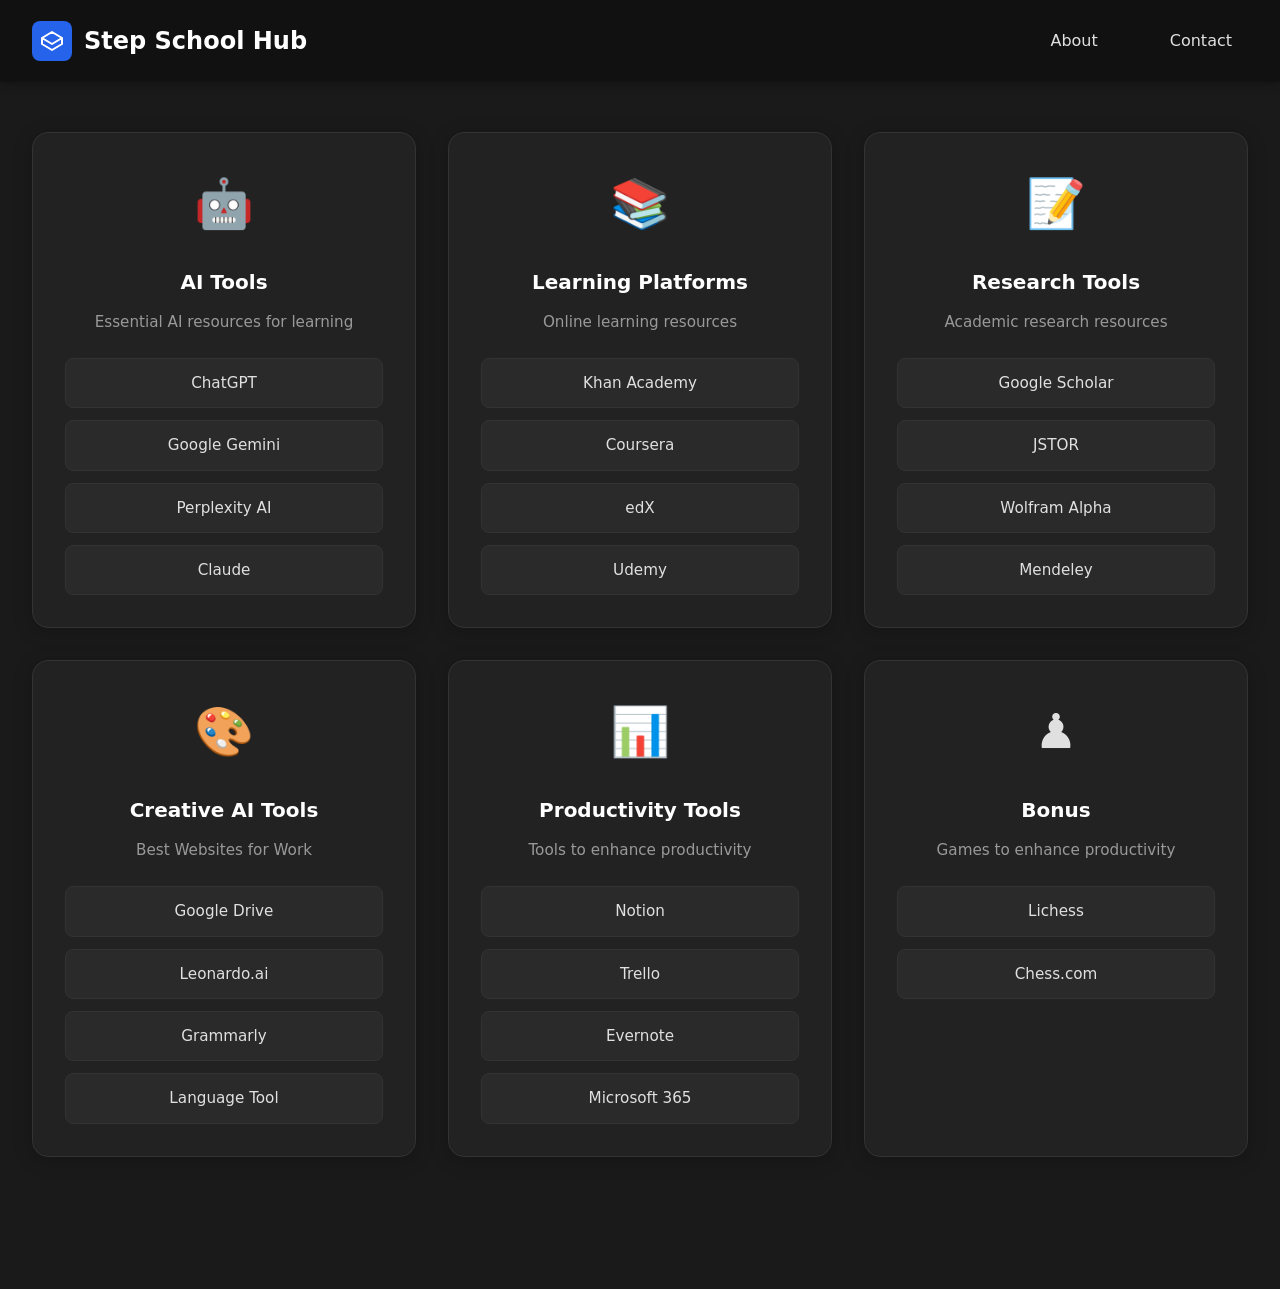
<file: index.html>
<!DOCTYPE html>
<html lang="en">
  <head>
    <meta charset="UTF-8" />
    <meta name="viewport" content="width=device-width, initial-scale=1.0" />

    <!-- Favicon -->
    <link rel="icon" href="/favicon.svg">
    <link rel="shortcut icon" href="favicon.ico" type="image/x-icon">
    <meta name="google-site-verification" content="T9u0Q2reiwN-7pvySvQKXKhTLcH0rb2mob7dpV_GUdw" />
    <!-- Title -->
    <title>
      Step School Resources Hub | Essential Tools for Learning & Productivity
    </title>

    <!-- Meta tags -->
    <meta
      name="description"
      content="Discover essential AI tools, learning platforms, and productivity resources for students and educators."
    />
    <meta
      name="keywords"
      content="school resources, AI tools, productivity, learning, education, students, online resources,step school Okara,step school hubs"
    />
    <meta
      property="og:title"
      content="School Resources Hub | Essential Tools for Learning & Productivity"
    />
    <meta
      property="og:description"
      content="Explore our hub for AI tools, learning platforms, and productivity resources to support students and educators."
    />
    <meta
      name="robots"
      content="index, follow, max-image-preview:large, max-snippet:-1, max-video-preview:-1"
    />
    <meta name="theme-color" content="#2563eb" />

    <!-- JavaScript -->
    <script>
      (function (html) {
        html.className = html.className.replace(/\bno-js\b/, "js");
      })(document.documentElement);
    </script>

    <!-- Styles -->
    <link rel="stylesheet" href="styles.css" />
  </head>

  <body>
    <nav>
      <a href="#" class="logo">
        <div
          style="
            width: 2.5rem;
            height: 2.5rem;
            background: #2563eb;
            border-radius: 0.5rem;
            display: flex;
            align-items: center;
            justify-content: center;
          "
        >
          <svg
            viewBox="0 0 24 24"
            fill="none"
            stroke="currentColor"
            style="width: 1.5rem; height: 1.5rem"
          >
            <path
              stroke-linecap="round"
              stroke-linejoin="round"
              stroke-width="2"
              d="M12 3L2 9l10 6 10-6-10-6zM2 9v6l10 6 10-6V9"
            ></path>
          </svg>
        </div>
        Step School Hub
      </a>
      <div class="hamburger">☰</div>
      <div class="nav-links">
        <a href="about.html">About</a>
        <a href="contacts.html">Contact</a>
      </div>
    </nav>

    <div class="categories">
      <div class="category-card">
        <div class="category-icon">🤖</div>
        <h3>AI Tools</h3>
        <p>Essential AI resources for learning</p>
        <div class="subcategories">
          <div
            class="subcategory"
            onclick="redirect('https://chat.openai.com')"
          >
            ChatGPT
          </div>
          <div
            class="subcategory"
            onclick="redirect('https://gemini.google.com/')"
          >
            Google Gemini
          </div>
          <div
            class="subcategory"
            onclick="redirect('https://www.perplexity.ai')"
          >
            Perplexity AI
          </div>
          <div class="subcategory" onclick="redirect('https://claude.ai')">
            Claude
          </div>
        </div>
      </div>

      <div class="category-card">
        <div class="category-icon">📚</div>
        <h3>Learning Platforms</h3>
        <p>Online learning resources</p>
        <div class="subcategories">
          <div
            class="subcategory"
            onclick="redirect('https://www.khanacademy.org')"
          >
            Khan Academy
          </div>
          <div
            class="subcategory"
            onclick="redirect('https://www.coursera.org')"
          >
            Coursera
          </div>
          <div class="subcategory" onclick="redirect('https://www.edx.org')">
            edX
          </div>
          <div class="subcategory" onclick="redirect('https://www.udemy.com')">
            Udemy
          </div>
        </div>
      </div>

      <div class="category-card">
        <div class="category-icon">📝</div>
        <h3>Research Tools</h3>
        <p>Academic research resources</p>
        <div class="subcategories">
          <div
            class="subcategory"
            onclick="redirect('https://scholar.google.com')"
          >
            Google Scholar
          </div>
          <div class="subcategory" onclick="redirect('https://www.jstor.org')">
            JSTOR
          </div>
          <div
            class="subcategory"
            onclick="redirect('https://www.wolframalpha.com')"
          >
            Wolfram Alpha
          </div>
          <div
            class="subcategory"
            onclick="redirect('https://www.mendeley.com')"
          >
            Mendeley
          </div>
        </div>
      </div>

      <div class="category-card">
        <div class="category-icon">🎨</div>
        <h3>Creative AI Tools</h3>
        <p>Best Websites for Work</p>
        <div class="subcategories">
          <div
            class="subcategory"
            onclick="redirect('https://drive.google.com/')"
          >
            Google Drive
          </div>
          <div class="subcategory" onclick="redirect('https://leonardo.ai/')">
            Leonardo.ai
          </div>
          <div
            class="subcategory"
            onclick="redirect('https://www.grammarly.com')"
          >
            Grammarly
          </div>
          <div
            class="subcategory"
            onclick="redirect('https://languagetool.org/')"
          >
            Language Tool
          </div>
        </div>
      </div>

      <div class="category-card">
        <div class="category-icon">📊</div>
        <h3>Productivity Tools</h3>
        <p>Tools to enhance productivity</p>
        <div class="subcategories">
          <div class="subcategory" onclick="redirect('https://www.notion.so')">
            Notion
          </div>
          <div class="subcategory" onclick="redirect('https://trello.com')">
            Trello
          </div>
          <div class="subcategory" onclick="redirect('https://evernote.com')">
            Evernote
          </div>
          <div
            class="subcategory"
            onclick="redirect('https://www.microsoft.com/microsoft-365')"
          >
            Microsoft 365
          </div>
        </div>
      </div>

      <div class="category-card">
        <div class="category-icon">♟️</div>
        <h3>Bonus</h3>
        <p>Games to enhance productivity</p>
        <div class="subcategories">
          <div class="subcategory" onclick="redirect('https://lichess.org/')">
            Lichess
          </div>
          <div
            class="subcategory"
            onclick="redirect('https://www.chess.com/home')"
          >
            Chess.com
          </div>
        </div>
      </div>
    </div>

    <script>
      const hamburger = document.querySelector(".hamburger");
      const navLinks = document.querySelector(".nav-links");

      hamburger.addEventListener("click", () => {
        navLinks.classList.toggle("active");
      });

      function redirect(url) {
        window.open(url, "_blank");
      }

      console.log("Hello World")
    </script>
  </body>
</html>
</file>
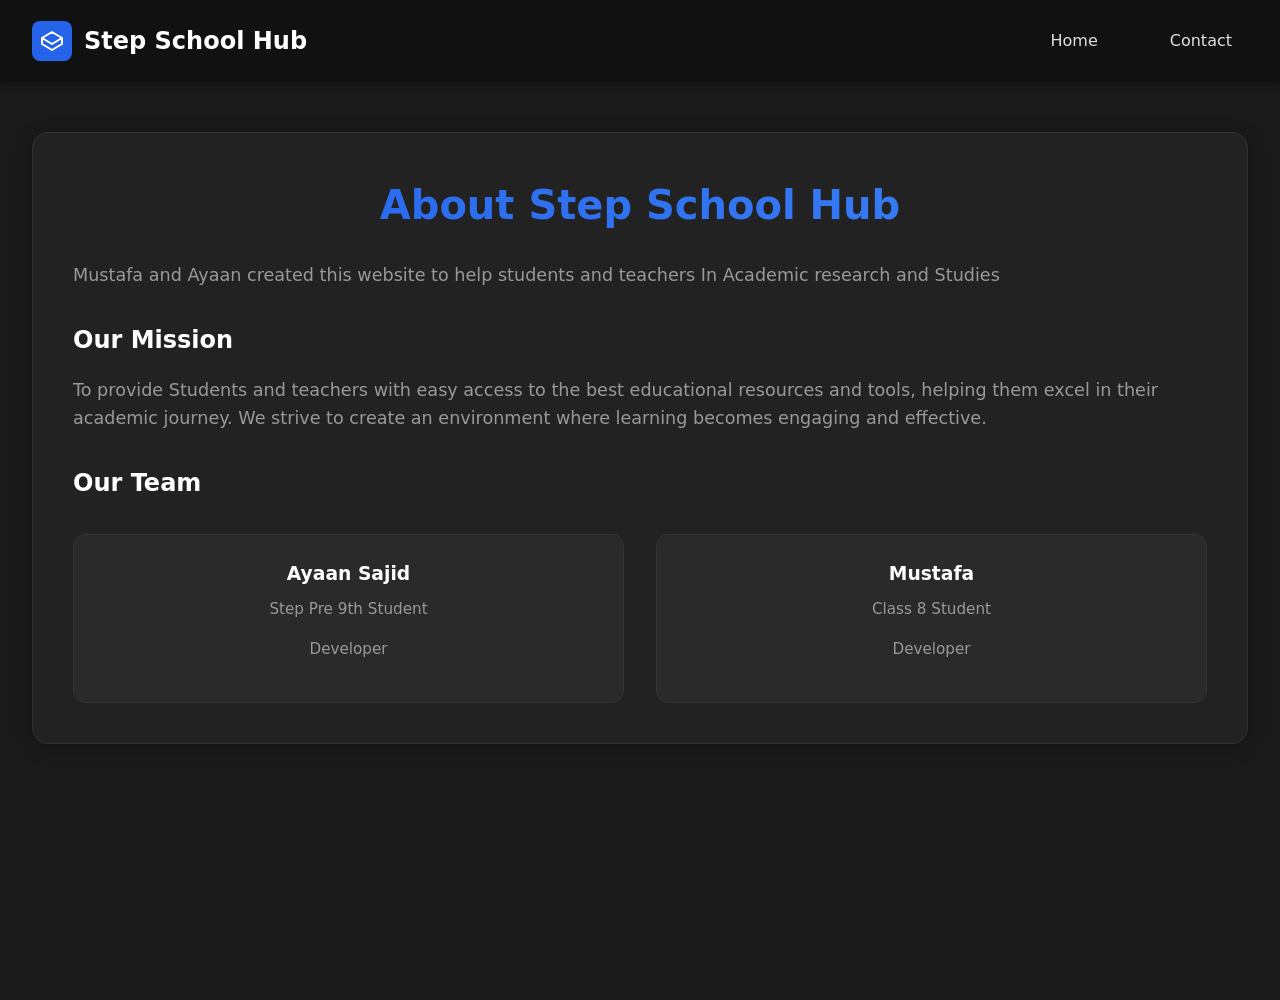
<file: about.html>
<!DOCTYPE html>
<html lang="en">

<head>
  <meta charset="UTF-8" />
  <meta name="viewport" content="width=device-width, initial-scale=1.0" />
  <meta name="description"
    content="Step School Hub - Your comprehensive resource center for academic excellence and productivity" />
  <link rel="icon" href="/favicon.svg">
  <link rel="shortcut icon" href="favicon.ico" type="image/x-icon">

  <title>About - Step School Resources Hub</title>
  <link rel="stylesheet" href="styles.css" />
  <link rel="canonical" href="https://stepschoolhub.pages.dev"/>
</head>

<body>
  <nav>
    <a href="index.html" class="logo">
      <div style="
            width: 2.5rem;
            height: 2.5rem;
            background: #2563eb;
            border-radius: 0.5rem;
            display: flex;
            align-items: center;
            justify-content: center;
          ">
        <svg viewBox="0 0 24 24" fill="none" stroke="currentColor" style="width: 1.5rem; height: 1.5rem">
          <path stroke-linecap="round" stroke-linejoin="round" stroke-width="2"
            d="M12 3L2 9l10 6 10-6-10-6zM2 9v6l10 6 10-6V9"></path>
        </svg>
      </div>
      Step School Hub
    </a>
    <div class="hamburger" role="button" aria-label="Toggle navigation menu">
      ☰
    </div>
    <div class="nav-links">
      <a href="index.html">Home</a>
      <a href="contacts.html">Contact</a>
    </div>
  </nav>

  <main class="about-container">
    <div class="about-card">
      <h1>About Step School Hub</h1>
      <p>
        Mustafa and Ayaan created this website to help students and teachers
        In Academic research and Studies
      </p>

      <h2>Our Mission</h2>
      <p>
        To provide Students and teachers with easy access to the best
        educational resources and tools, helping them excel in their academic
        journey. We strive to create an environment where learning becomes
        engaging and effective.
      </p>

      <h2>Our Team</h2>
      <div class="team-section">
        <div class="team-member">
          <h3>Ayaan Sajid</h3>
          <p>Step Pre 9th Student</p>
          <p>Developer</p>
        </div>
        <div class="team-member">
          <h3>Mustafa</h3>
          <p>Class 8 Student</p>
          <p>Developer</p>
        </div>
      </div>
    </div>
  </main>

  <script>
    const hamburger = document.querySelector(".hamburger");
    const navLinks = document.querySelector(".nav-links");

    hamburger.addEventListener("click", () => {
      navLinks.classList.toggle("active");
      hamburger.setAttribute(
        "aria-expanded",
        navLinks.classList.contains("active")
      );
    });

    document.addEventListener("click", (e) => {
      if (!navLinks.contains(e.target) && !hamburger.contains(e.target)) {
        navLinks.classList.remove("active");
        hamburger.setAttribute("aria-expanded", false);
      }
    });
  </script>
</body>


</html>
</file>
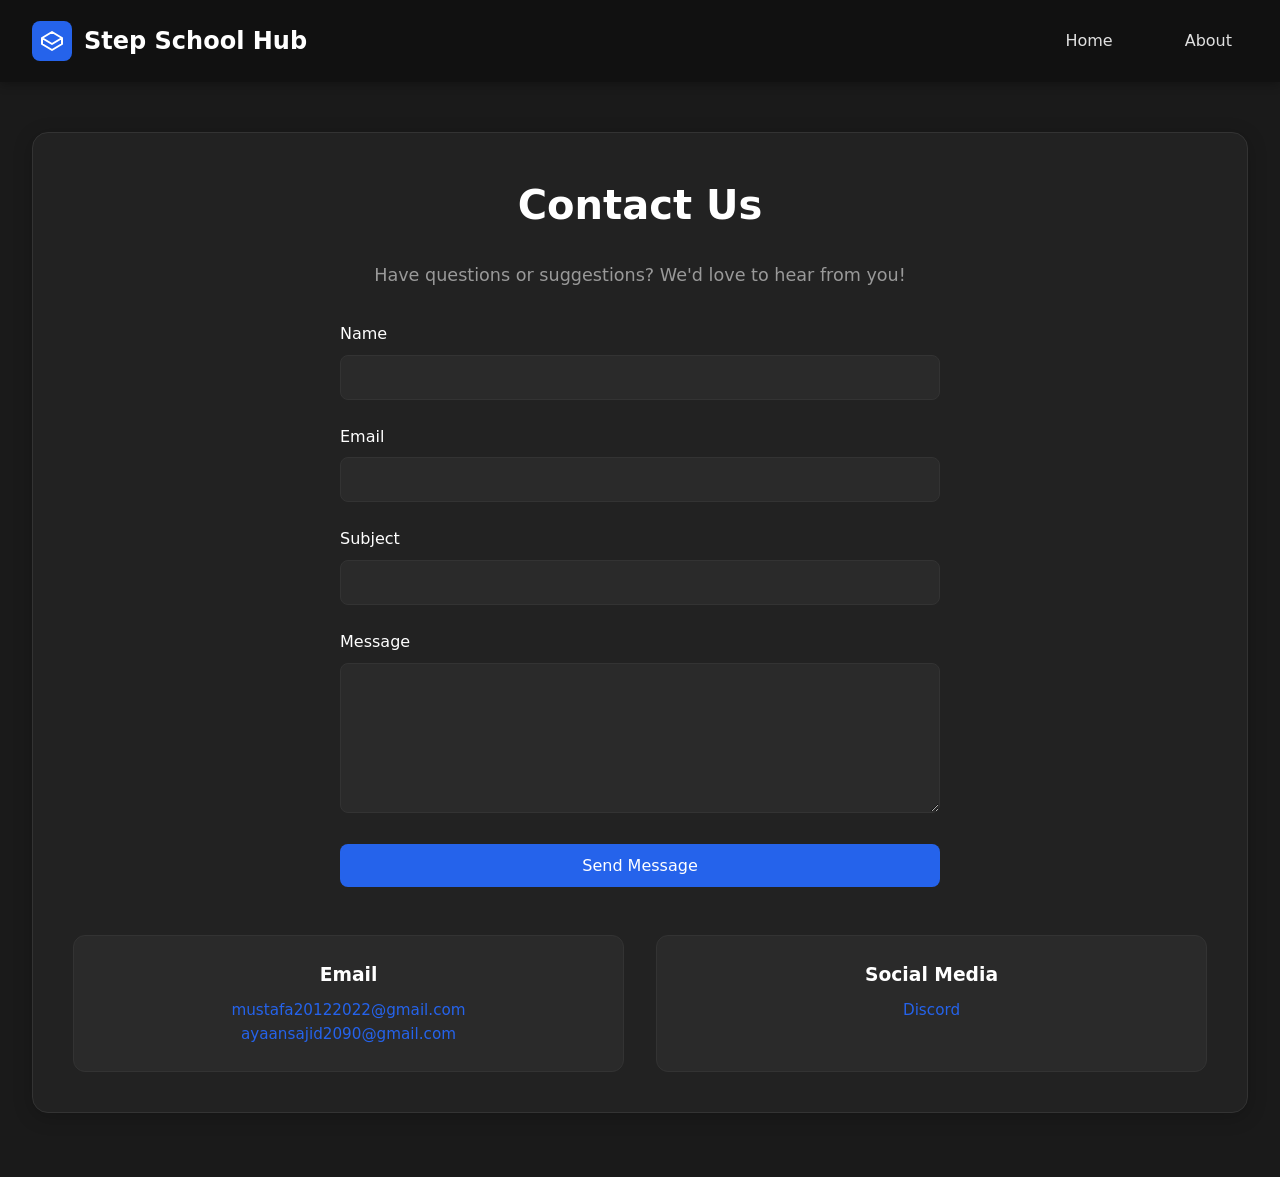
<file: contacts.html>
<!DOCTYPE html>
<html lang="en">

<head>
  <script src="https://cdn.emailjs.com/dist/email.min.js"></script>
  <script>
    (function () {
      emailjs.init("mDG1HNIAVI3xy50CM");
    })();
  </script>
  <title>Step School Hub Okara - Contact</title>
  <link rel="icon" href="/favicon.svg">
  <link rel="shortcut icon" href="favicon.ico" type="image/x-icon">

  <meta name="viewport" content="width=device-width, initial-scale=1, shrink-to-fit=no" />

  <meta name="msapplication-TileColor" content="#da532c" />
  <meta name="theme-color" content="#ffffff" />

  <script>
    (function (html) {
      html.className = html.className.replace(/\bno-js\b/, "js");
    })(document.documentElement);
  </script>
  <meta name="robots" content="index, follow, max-image-preview:large, max-snippet:-1, max-video-preview:-1" />



  <meta charset="UTF-8" />
  <meta name="viewport" content="width=device-width, initial-scale=1.0" />
  <link rel="stylesheet" href="styles.css" />
  <title>Contact - School Resources Hub</title>
</head>

<body>
  <nav>
    <a href="index.html" class="logo">
      <div style="
            width: 2.5rem;
            height: 2.5rem;
            background: #2563eb;
            border-radius: 0.5rem;
            display: flex;
            align-items: center;
            justify-content: center;
          ">
        <svg viewBox="0 0 24 24" fill="none" stroke="currentColor" style="width: 1.5rem; height: 1.5rem">
          <path stroke-linecap="round" stroke-linejoin="round" stroke-width="2"
            d="M12 3L2 9l10 6 10-6-10-6zM2 9v6l10 6 10-6V9"></path>
        </svg>
      </div>
      Step School Hub
    </a>
    <div class="hamburger">☰</div>
    <div class="nav-links">
      <a href="index.html">Home</a>
      <a href="about.html">About</a>
    </div>
  </nav>

  <div class="contact-container">
    <div class="contact-card">
      <h1>Contact Us</h1>
      <p>Have questions or suggestions? We'd love to hear from you!</p>

      <form id="contact-form" class="contact-form" method="POST">
        <div class="form-group">
          <label for="name">Name</label>
          <input type="text" id="name" name="name" required />
        </div>

        <div class="form-group">
          <label for="email">Email</label>
          <input type="email" id="email" name="email" required />
        </div>

        <div class="form-group">
          <label for="subject">Subject</label>
          <input type="text" id="subject" name="subject" required />
        </div>

        <div class="form-group">
          <label for="message">Message</label>
          <textarea id="message" name="message" required></textarea>
        </div>

        <button type="submit" class="submit-btn">Send Message</button>
      </form>

      <div class="contact-info">
        <div class="contact-method">
          <h3>Email</h3>
          <p>
            <a href="mailto:mustafa20122022@gmail.com">mustafa20122022@gmail.com</a><br />
            <a href="mailto:ayaansajid2090@gmail.com">ayaansajid2090@gmail.com</a>
          </p>
        </div>


        <div class="contact-method">
          <h3>Social Media</h3>
          <p>
            <a href="https://discord.gg/JvxNFbSB" target="_blank">Discord</a><br />
          </p>
        </div>
      </div>
    </div>
  </div>

  <script>
    const hamburger = document.querySelector(".hamburger");
    const navLinks = document.querySelector(".nav-links");

    hamburger.addEventListener("click", () => {
      navLinks.classList.toggle("active");
    });

    // Form submission handler
    document
      .getElementById("contact-form")
      .addEventListener("submit", function (event) {
        event.preventDefault(); // Prevent default form submission
        emailjs.sendForm("service_di5bge3", "template_ql35l0n", this).then(
          function (response) {
            console.log("Email sent!", response.status, response.text);
            alert("Email sent successfully!");
          },
          function (error) {
            console.error("Error sending email:", error);
            alert("Oops! Something went wrong.");
          }
        );
      });

    // Fix for 405 error
    emailjs.init("mDG1HNIAVI3xy50CM");
  </script>
</body>

</html>
</file>
<file: styles.css>
/* Base Styles */
* {
  margin: 0;
  padding: 0;
  box-sizing: border-box;
  font-family: "Inter", system-ui, -apple-system, sans-serif;
}

body {
  background: #1a1a1a;
  color: #e0e0e0;
  min-height: 100vh;
  line-height: 1.6;
}

/* Navigation */
nav {
  background: #111111;
  padding: 1.25rem 2rem;
  display: flex;
  justify-content: space-between;
  align-items: center;
  position: fixed;
  width: 100%;
  top: 0;
  z-index: 1000;
  box-shadow: 0 2px 10px rgba(0, 0, 0, 0.3);
}

.logo {
  display: flex;
  align-items: center;
  color: #ffffff;
  text-decoration: none;
  font-size: 1.5rem;
  font-weight: bold;
  gap: 0.75rem;
  transition: transform 0.3s ease;
}

.logo:hover {
  transform: translateY(-2px);
}

.nav-links {
  display: flex;
  gap: 2.5rem;
}

.nav-links a {
  color: #e0e0e0;
  text-decoration: none;
  transition: all 0.3s ease;
  font-weight: 500;
  padding: 0.5rem 1rem;
  border-radius: 6px;
  position: relative;
}

.nav-links a:hover {
  color: #ffffff;
  background: rgba(255, 255, 255, 0.1);
}

.nav-links a::after {
  content: "";
  position: absolute;
  width: 0;
  height: 2px;
  background: #2563eb;
  bottom: 0;
  left: 50%;
  transform: translateX(-50%);
  transition: width 0.3s ease;
}

.nav-links a:hover::after {
  width: 80%;
}

/* Categories Section */
.categories {
  padding: 2rem max(2rem, calc((100% - 1400px) / 2));
  display: grid;
  margin: 100px;
  grid-template-columns: repeat(auto-fit, minmax(300px, 1fr));
  gap: 2rem;
  max-width: 1400px;
  margin-left: auto;
  margin-right: auto;
}

.category-card {
  background: #222222;
  border-radius: 16px;
  box-shadow: 0 4px 20px rgba(0, 0, 0, 0.2);
  padding: 2rem;
  text-align: center;
  cursor: pointer;
  transition: all 0.3s ease;
  border: 1px solid #333333;
}

.category-card:hover {
  transform: translateY(-5px);
  box-shadow: 0 6px 25px rgba(0, 0, 0, 0.3);
  border-color: #444444;
}

.category-icon {
  font-size: 3rem;
  margin-bottom: 1.5rem;
}

.category-card h3 {
  color: #ffffff;
  margin-bottom: 0.75rem;
  font-size: 1.25rem;
}

.category-card p {
  color: #999999;
  margin-bottom: 1.5rem;
  font-size: 0.95rem;
}

/* Subcategories */
.subcategories {
  display: flex;
  flex-direction: column;
  gap: 0.75rem;
}

.subcategory {
  padding: 0.75rem;
  background: #2a2a2a;
  border-radius: 8px;
  transition: all 0.3s ease;
  color: #e0e0e0;
  font-size: 0.95rem;
  border: 1px solid #333333;
}

.subcategory:hover {
  background: #333333;
  transform: translateX(5px);
  color: #ffffff;
  border-color: #444444;
}

/* About Section */
.about-container {
  margin-top: 100px;
  padding: 2rem max(2rem, calc((100% - 1400px) / 2));
  max-width: 1400px;
  margin-left: auto;
  margin-right: auto;
}

.about-card {
  background: #222222;
  border-radius: 16px;
  box-shadow: 0 4px 20px rgba(0, 0, 0, 0.2);
  padding: 2.5rem;
  border: 1px solid #333333;
  margin-bottom: 2rem;
  transition: transform 0.3s ease;
}

.about-card:hover {
  transform: translateY(-5px);
}

.about-card h1 {
  color: #ffffff;
  margin-bottom: 1.5rem;
  font-size: 2.5rem;
  text-align: center;
  background: linear-gradient(45deg, #2563eb, #3b82f6);
  -webkit-background-clip: text;
  -webkit-text-fill-color: transparent;
}

.about-card h2 {
  color: #ffffff;
  margin: 2rem 0 1rem;
  font-size: 1.5rem;
}

.about-card p {
  color: #999999;
  line-height: 1.6;
  margin-bottom: 1rem;
  font-size: 1.1rem;
}

/* Team Section */
.team-section {
  display: grid;
  grid-template-columns: repeat(auto-fit, minmax(250px, 1fr));
  gap: 2rem;
  margin-top: 2rem;
}

.team-member {
  background: #2a2a2a;
  padding: 1.5rem;
  border-radius: 12px;
  text-align: center;
  border: 1px solid #333333;
  transition: all 0.3s ease;
}

.team-member:hover {
  transform: translateY(-5px);
  background: #2d2d2d;
  box-shadow: 0 6px 20px rgba(0, 0, 0, 0.2);
}

.team-member h3 {
  color: #ffffff;
  margin-bottom: 0.5rem;
}

.team-member p {
  color: #999999;
  font-size: 0.95rem;
}

/* Contact Section */
.contact-container {
  margin-top: 100px;
  padding: 2rem max(2rem, calc((100% - 1400px) / 2));
  max-width: 1400px;
  margin-left: auto;
  margin-right: auto;
}

.contact-card {
  background: #222222;
  border-radius: 16px;
  box-shadow: 0 4px 20px rgba(0, 0, 0, 0.2);
  padding: 2.5rem;
  border: 1px solid #333333;
  margin-bottom: 2rem;
}

.contact-card h1 {
  color: #ffffff;
  margin-bottom: 1.5rem;
  font-size: 2.5rem;
  text-align: center;
}

.contact-card p {
  color: #999999;
  line-height: 1.6;
  margin-bottom: 2rem;
  font-size: 1.1rem;
  text-align: center;
}

/* Contact Form */
.contact-form {
  max-width: 600px;
  margin: 0 auto;
}

.form-group {
  margin-bottom: 1.5rem;
}

.form-group label {
  display: block;
  color: #ffffff;
  margin-bottom: 0.5rem;
  font-weight: 500;
}

.form-group input,
.form-group textarea {
  width: 100%;
  padding: 0.75rem;
  background: #2a2a2a;
  border: 1px solid #333333;
  border-radius: 8px;
  color: #ffffff;
  font-size: 1rem;
  transition: all 0.3s ease;
}

.form-group input:focus,
.form-group textarea:focus {
  outline: none;
  border-color: #2563eb;
  box-shadow: 0 0 0 2px rgba(37, 99, 235, 0.2);
}

.form-group textarea {
  min-height: 150px;
  resize: vertical;
}

.submit-btn {
  background: #2563eb;
  color: #ffffff;
  padding: 0.75rem 1.5rem;
  border: none;
  border-radius: 8px;
  font-size: 1rem;
  font-weight: 500;
  cursor: pointer;
  transition: all 0.3s ease;
  width: 100%;
}

.submit-btn:hover {
  background: #1d4ed8;
  transform: translateY(-2px);
}

/* Contact Info */
.contact-info {
  margin-top: 3rem;
  display: grid;
  grid-template-columns: repeat(auto-fit, minmax(250px, 1fr));
  gap: 2rem;
}

.contact-method {
  background: #2a2a2a;
  padding: 1.5rem;
  border-radius: 12px;
  text-align: center;
  border: 1px solid #333333;
}

.contact-method h3 {
  color: #ffffff;
  margin-bottom: 0.5rem;
}

.contact-method p {
  color: #999999;
  font-size: 0.95rem;
  margin-bottom: 0;
}

.contact-method a {
  color: #2563eb;
  text-decoration: none;
  transition: color 0.3s ease;
}

.contact-method a:hover {
  color: #1d4ed8;
}

/* Hamburger Menu */
.hamburger {
  display: none;
  color: white;
  font-size: 1.5rem;
  cursor: pointer;
  padding: 0.5rem;
  border-radius: 6px;
  transition: background 0.3s ease;
}

.hamburger:hover {
  background: rgba(255, 255, 255, 0.1);
}

/* Responsive Styles */
@media (max-width: 768px) {
  .hamburger {
    display: block;
  }

  .nav-links {
    display: none;
    position: absolute;
    top: 100%;
    left: 0;
    right: 0;
    background: #111111;
    flex-direction: column;
    padding: 1rem;
    gap: 0.5rem;
    box-shadow: 0 4px 10px rgba(0, 0, 0, 0.2);
  }

  .nav-links.active {
    display: flex;
  }

  .categories {
    margin-top: 80px;
    padding: 1rem;
    gap: 1rem;
  }

  .category-card {
    padding: 1.5rem;
  }

  .about-container {
    margin-top: 80px;
    padding: 1rem;
  }

  .about-card {
    padding: 1.5rem;
  }

  .about-card h1 {
    font-size: 2rem;
  }

  .contact-container {
    margin-top: 80px;
    padding: 1rem;
  }

  .contact-card {
    padding: 1.5rem;
  }
  @media screen and (max-width: 768px) {
    nav {
        padding: 1rem;
    }

    .nav-links {
        display: none;
        position: absolute;
        top: 100%;
        left: 0;
        width: 100%;
        background: #111;
        flex-direction: column;
        padding: 1rem;
    }

    .nav-links.active {
        display: flex;
    }

    .hamburger {
        display: block;
    }

    .categories {
        grid-template-columns: 1fr;
        margin-top: 60px;
        padding: 1rem;
    }
}
}
</file>
